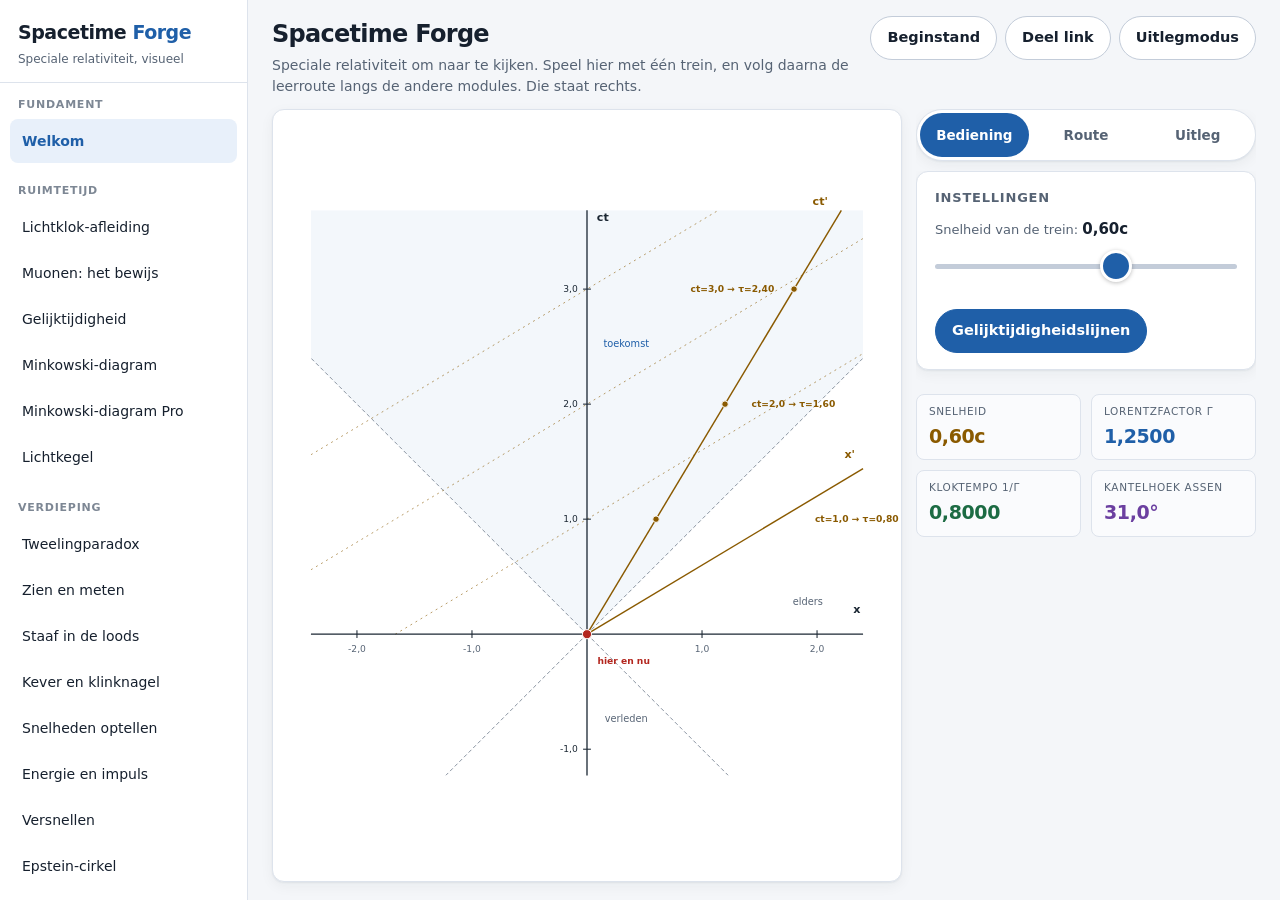
<file: index.html>
<!DOCTYPE html>
<html lang="nl">
<head>
<meta charset="utf-8" />
<meta name="viewport" content="width=device-width, initial-scale=1, viewport-fit=cover, user-scalable=no" />
<meta name="apple-mobile-web-app-capable" content="yes" />
<meta name="mobile-web-app-capable" content="yes" />
<meta name="apple-mobile-web-app-status-bar-style" content="default" />
<meta name="apple-mobile-web-app-title" content="Spacetime Forge" />
<meta name="theme-color" content="#f4f6f9" />
<link rel="apple-touch-icon" href="apple-touch-icon.png" />
<link rel="manifest" href="manifest.json" />
<link rel="stylesheet" href="css/thema.css" />
<title>Spacetime Forge</title>
</head>
<body>

<div id="app">
  <nav id="nav">
    <div class="merk">
      <h1>Spacetime <span>Forge</span></h1>
      <p>Speciale relativiteit, visueel</p>
    </div>
    <div id="nav-lijst"></div>
    <div id="versie-vak">
      <div id="versie"></div>
      <a id="zelftest-link" href="zelftest.html">Zelftest</a>
    </div>
  </nav>
  <main id="inhoud">
    <header>
      <div class="kop-tekst">
        <h2 id="titel">Laden…</h2>
        <p id="onderschrift"></p>
      </div>
      <div class="kop-knoppen">
        <button class="knop" id="begin-knop">Beginstand</button>
        <button class="knop" id="deel-knop">Deel link</button>
        <button class="knop" id="uitleg-knop">Uitlegmodus</button>
      </div>
      <div id="deel-veld" hidden>
        <label for="deel-adres">Kopieer deze link:</label>
        <input id="deel-adres" type="text" readonly />
        <button class="knop" id="deel-dicht">Klaar</button>
      </div>
    </header>
    <div id="module"></div>
  </main>
</div>

<script type="module">
import { registreer, moduleLijst } from './js/register.js';
import { maakTabbladen } from './js/tabbladen.js';
import { startUitlegmodus } from './js/uitlegmodus.js';
import { VERSIE, DATUM } from './js/versie.js';
import { leesStand, verschil, zetStand, naarHash, uitHash, haalOp, bewaar } from './js/geheugen.js';

// --- Modules aanmelden ---------------------------------------------------
// Elke module is een los bestand dat een render(doel) exporteert.
// Modules die er nog niet zijn, staan als 'komt nog' in het menu.
const GROEPEN = [
  {
    titel: 'Fundament',
    items: [
      { id: 'welkom', naam: 'Welkom', pad: './js/modules/welkom.js' },
    ],
  },
  {
    titel: 'Ruimtetijd',
    items: [
      { id: 'lichtklok',     naam: 'Lichtklok-afleiding',   pad: './js/modules/lichtklok.js' },
      { id: 'muonen', naam: 'Muonen: het bewijs', pad: './js/modules/muonen.js' },
      { id: 'gelijktijdig',  naam: 'Gelijktijdigheid',      pad: './js/modules/gelijktijdigheid.js' },
      { id: 'minkowski',     naam: 'Minkowski-diagram',     pad: './js/modules/minkowski.js' },
      { id: 'minkowski-pro', naam: 'Minkowski-diagram Pro', pad: './js/modules/minkowski-pro.js' },
      { id: 'lichtkegel',    naam: 'Lichtkegel',            pad: './js/modules/lichtkegel.js' },
    ],
  },
  {
    titel: 'Verdieping',
    items: [
      { id: 'tweeling', naam: 'Tweelingparadox', pad: './js/modules/tweeling.js' },
      { id: 'zien', naam: 'Zien en meten', pad: './js/modules/zien.js' },
      { id: 'loods',    naam: 'Staaf in de loods', pad: './js/modules/loods.js' },
      { id: 'kever',    naam: 'Kever en klinknagel', pad: './js/modules/kever.js' },
      { id: 'optellen', naam: 'Snelheden optellen', pad: './js/modules/optellen.js' },
      { id: 'energie', naam: 'Energie en impuls', pad: './js/modules/energie.js' },
      { id: 'versnellen', naam: 'Versnellen', pad: './js/modules/versnellen.js' },
      { id: 'epstein',  naam: 'Epstein-cirkel',  pad: './js/modules/epstein.js' },
    ],
  },
];

for (const groep of GROEPEN) {
  for (const item of groep.items) registreer(item);
}

// --- Navigatie opbouwen --------------------------------------------------
const navLijst = document.getElementById('nav-lijst');
const knoppen = new Map();

for (const groep of GROEPEN) {
  const g = document.createElement('div');
  g.className = 'groep';
  const t = document.createElement('div');
  t.className = 'groep-titel';
  t.textContent = groep.titel;
  g.appendChild(t);

  for (const item of groep.items) {
    const knop = document.createElement('button');
    knop.textContent = item.naam;
    knop.disabled = !item.pad;
    if (item.pad) knop.addEventListener('click', () => ga(item.id, { nieuw: true }));
    g.appendChild(knop);
    knoppen.set(item.id, knop);
  }
  navLijst.appendChild(g);
}

// --- Module laden --------------------------------------------------------
const doel = document.getElementById('module');
const titelEl = document.getElementById('titel');
const onderEl = document.getElementById('onderschrift');

// De app onthoudt waar je was: de laatste module, het gekozen tabblad en per
// module de stand van knoppen en schuiven (zie js/geheugen.js). Dezelfde stand
// staat ook in het adres, zodat een link precies dit beeld opent.
const geheugen = haalOp();

// De zijkolom is verdeeld in tabbladen. Het tabblad dat je kiest blijft staan
// als je naar een andere module gaat, voor zover die module het ook heeft.
let tabVoorkeur = geheugen.tab || 'Bediening';

// De module die nu in beeld staat: haar id, haar verhaal voor de uitlegmodus,
// haar naam, en de stand waarin ze geladen werd (om het verschil mee te meten).
let huidige = null;
let sluitUitleg = null;
let beurt = 0;

const bestaat = (id) => moduleLijst().some((m) => m.id === id && m.pad);

/** Zet het adres, zonder dat de pagina daarop reageert. */
function zetAdres(hash, nieuw) {
  if (location.hash === '#' + hash) return;
  try {
    history[nieuw ? 'pushState' : 'replaceState'](null, '', '#' + hash);
  } catch (fout) {
    // Een browser mag dit weigeren als het te vaak gebeurt; de stand staat dan
    // nog wel in het geheugen, en het adres volgt bij de volgende wijziging.
  }
}

/** Legt de stand van dit moment vast, in de opslag en in het adres. */
function onthoud(metAdres = true) {
  if (!huidige) return;
  const stand = verschil(huidige.begin, leesStand(doel));
  if (Object.keys(stand).length) geheugen.standen[huidige.id] = stand;
  else delete geheugen.standen[huidige.id];
  geheugen.module = huidige.id;
  geheugen.tab = tabVoorkeur;
  bewaar(geheugen);
  if (metAdres) zetAdres(naarHash(huidige.id, stand), false);
}

// Niet bij elke beweging van een schuif schrijven, maar kort erna
let wacht = null;
function onthoudStraks() {
  clearTimeout(wacht);
  wacht = setTimeout(onthoud, 400);
}
for (const soort of ['input', 'click', 'touchend', 'mouseup']) {
  doel.addEventListener(soort, onthoudStraks);
}
// En in elk geval als de app naar de achtergrond gaat of gesloten wordt
window.addEventListener('pagehide', () => onthoud());
document.addEventListener('visibilitychange', () => {
  if (document.visibilityState === 'hidden') onthoud();
});

/**
 * Laadt een module.
 *   stand    de stand die erop moet ({} is de beginstand); zonder: wat er de
 *            vorige keer bewaard is
 *   nieuw    true = een nieuwe stap in de geschiedenis (keuze in het menu)
 *   vers     true = de module die weggaat niet meer vastleggen (Beginstand)
 *   uitAdres true = het adres is al veranderd; dat van de vorige module
 *            mag dan niet meer overschreven worden
 */
async function ga(id, { stand = null, nieuw = false, vers = false, uitAdres = false } = {}) {
  const item = moduleLijst().find((m) => m.id === id);
  if (!item || !item.pad) return;
  const mijnBeurt = ++beurt;

  clearTimeout(wacht);
  if (!vers) onthoud(!uitAdres);

  for (const [k, knop] of knoppen) knop.classList.toggle('actief', k === id);

  // Staat de uitlegmodus nog aan (terugknop van de browser), dan eerst netjes
  // sluiten: anders blijft het menu verborgen.
  if (sluitUitleg) sluitUitleg();
  deelVeld.hidden = true;
  doel.innerHTML = '';
  huidige = null;
  titelEl.textContent = item.naam;
  onderEl.textContent = '';

  try {
    const mod = await import(item.pad);
    // Intussen kan er al een andere module gekozen zijn
    if (mijnBeurt !== beurt) return;
    if (mod.titel) titelEl.textContent = mod.titel;
    if (mod.onderschrift) onderEl.textContent = mod.onderschrift;
    mod.render(doel);
    maakTabbladen(doel, tabVoorkeur, (naam) => { tabVoorkeur = naam; });
    const begin = leesStand(doel);
    const terug = stand || geheugen.standen[id];
    if (terug && Object.keys(terug).length) zetStand(doel, terug);
    huidige = { id, verhaal: mod.verhaal, naam: item.naam, begin };
    // Wat er werkelijk staat is leidend: een link kan iets vragen wat niet
    // (meer) bestaat, en dat hoort dan ook niet in het adres te blijven.
    const nu = verschil(begin, leesStand(doel));
    zetAdres(naarHash(id, nu), nieuw);
    onthoud(false);
  } catch (fout) {
    doel.innerHTML =
      '<div class="paneel fout" style="border-color:#e0b4b0;background:#fdf2f1">' +
      '<h3 style="color:#b3261e">Module kon niet laden</h3>' +
      '<div style="font-family:ui-monospace,monospace;font-size:13px;white-space:pre-wrap">' +
      String(fout && fout.message ? fout.message : fout) + '</div></div>';
    console.error(fout);
  }
}

// Een module kan vragen om een andere module te openen (de leerroute in Welkom)
doel.addEventListener('ga-naar', (e) => {
  const id = e.detail && e.detail.id;
  if (bestaat(id)) ga(id, { nieuw: true });
});

// Het adres verandert van buitenaf: terug of vooruit in de browser, of een
// link die in dit tabblad geplakt wordt. Onze eigen wijzigingen komen hier
// niet langs.
window.addEventListener('hashchange', () => {
  const wens = uitHash(location.hash);
  if (!bestaat(wens.id)) return;
  ga(wens.id, { stand: wens.stand || {}, uitAdres: true });
});

// --- Uitlegmodus -----------------------------------------------------------
// Aan het eind van een verhaal gaat de uitlegmodus door naar de volgende
// module in het menu, en aan het begin terug naar de vorige (daar bij de
// laatste stap). Zo is de hele app één doorlopend verhaal.
function openUitleg(bijEind) {
  if (!huidige || sluitUitleg || !doel.querySelector('.diagram-vak')) return;
  const rij = moduleLijst().filter((m) => m.pad);
  const plek = rij.findIndex((m) => m.id === huidige.id);
  sluitUitleg = startUitlegmodus(doel, huidige.verhaal, huidige.naam,
    () => { sluitUitleg = null; },
    {
      heeftVorige: plek > 0,
      heeftVolgende: plek >= 0 && plek < rij.length - 1,
      beginBijEind: bijEind,
      opWissel: async (richting) => {
        const naar = rij[plek + richting];
        if (!naar) return;
        await ga(naar.id, { nieuw: true });
        openUitleg(richting < 0);
      },
    });
}
document.getElementById('uitleg-knop').addEventListener('click', () => openUitleg(false));

// --- Beginstand en delen ---------------------------------------------------
document.getElementById('begin-knop').addEventListener('click', () => {
  if (!huidige) return;
  delete geheugen.standen[huidige.id];
  bewaar(geheugen);
  ga(huidige.id, { stand: {}, vers: true });
});

const deelKnop = document.getElementById('deel-knop');
const deelVeld = document.getElementById('deel-veld');
const deelAdres = document.getElementById('deel-adres');
let deelKlok = null;
function meldOpKnop(tekst) {
  deelKnop.textContent = tekst;
  clearTimeout(deelKlok);
  deelKlok = setTimeout(() => { deelKnop.textContent = 'Deel link'; }, 1800);
}
deelKnop.addEventListener('click', async () => {
  if (!huidige) return;
  clearTimeout(wacht);
  onthoud();
  const adres = location.href;
  // Eerst het deelvenster van het apparaat, dan het klembord, en als ook dat
  // niet mag de link zelf laten zien om over te nemen.
  if (navigator.share) {
    try {
      await navigator.share({ title: 'Spacetime Forge: ' + huidige.naam, url: adres });
      return;
    } catch (fout) {
      if (fout && fout.name === 'AbortError') return;   // zelf weggetikt
    }
  }
  try {
    await navigator.clipboard.writeText(adres);
    meldOpKnop('Gekopieerd');
    return;
  } catch (fout) { /* dan met de hand */ }
  deelAdres.value = adres;
  deelVeld.hidden = false;
  deelAdres.focus();
  deelAdres.select();
});
document.getElementById('deel-dicht').addEventListener('click', () => { deelVeld.hidden = true; });

// Start: een module in het adres gaat voor, en dan telt precies wat daar
// staat. Zonder adres: de module van de vorige keer, in haar laatste stand.
const begin = uitHash(location.hash);
if (bestaat(begin.id)) ga(begin.id, { stand: begin.stand || {} });
else ga(bestaat(geheugen.module) ? geheugen.module : 'welkom');

// --- Versie ----------------------------------------------------------------
// Linksonder staat welke versie er draait. Daarnaast kijkt de app of er op het
// net al een nieuwere staat: sw.js draagt hetzelfde nummer in de naam van zijn
// cache en wordt hier vers opgehaald. Zonder net gebeurt er niets.
const versieEl = document.getElementById('versie');
versieEl.textContent = 'versie ' + VERSIE + ' · ' + DATUM;

let laatstGekeken = 0;
async function kijkNaarNieuwereVersie() {
  if (Date.now() - laatstGekeken < 60000) return;
  laatstGekeken = Date.now();
  try {
    const antwoord = await fetch('sw.js', { cache: 'no-store' });
    if (!antwoord.ok) return;
    const gevonden = /spacetime-forge-v(\d+)/.exec(await antwoord.text());
    if (!gevonden || Number(gevonden[1]) <= VERSIE) return;
    if (versieEl.querySelector('button')) return;
    const knop = document.createElement('button');
    knop.textContent = 'Versie ' + Number(gevonden[1]) + ' staat klaar — tik om te herladen';
    knop.addEventListener('click', () => {
      onthoud();
      location.reload();
    });
    versieEl.textContent = 'nu: versie ' + VERSIE;
    versieEl.appendChild(knop);
  } catch (fout) {
    // Geen verbinding: dan valt er niets te melden
  }
}
kijkNaarNieuwereVersie();
// Ook als de app na een tijd weer naar voren komt: juist dan kan er intussen
// iets nieuws staan terwijl de oude code nog in het geheugen zit.
document.addEventListener('visibilitychange', () => {
  if (document.visibilityState === 'visible') kijkNaarNieuwereVersie();
});

// --- Service worker (offline) -------------------------------------------
if ('serviceWorker' in navigator) {
  window.addEventListener('load', () => {
    navigator.serviceWorker.register('sw.js').catch((e) => {
      console.warn('Service worker niet geregistreerd:', e);
    });
  });
}
</script>
</body>
</html>
</file>
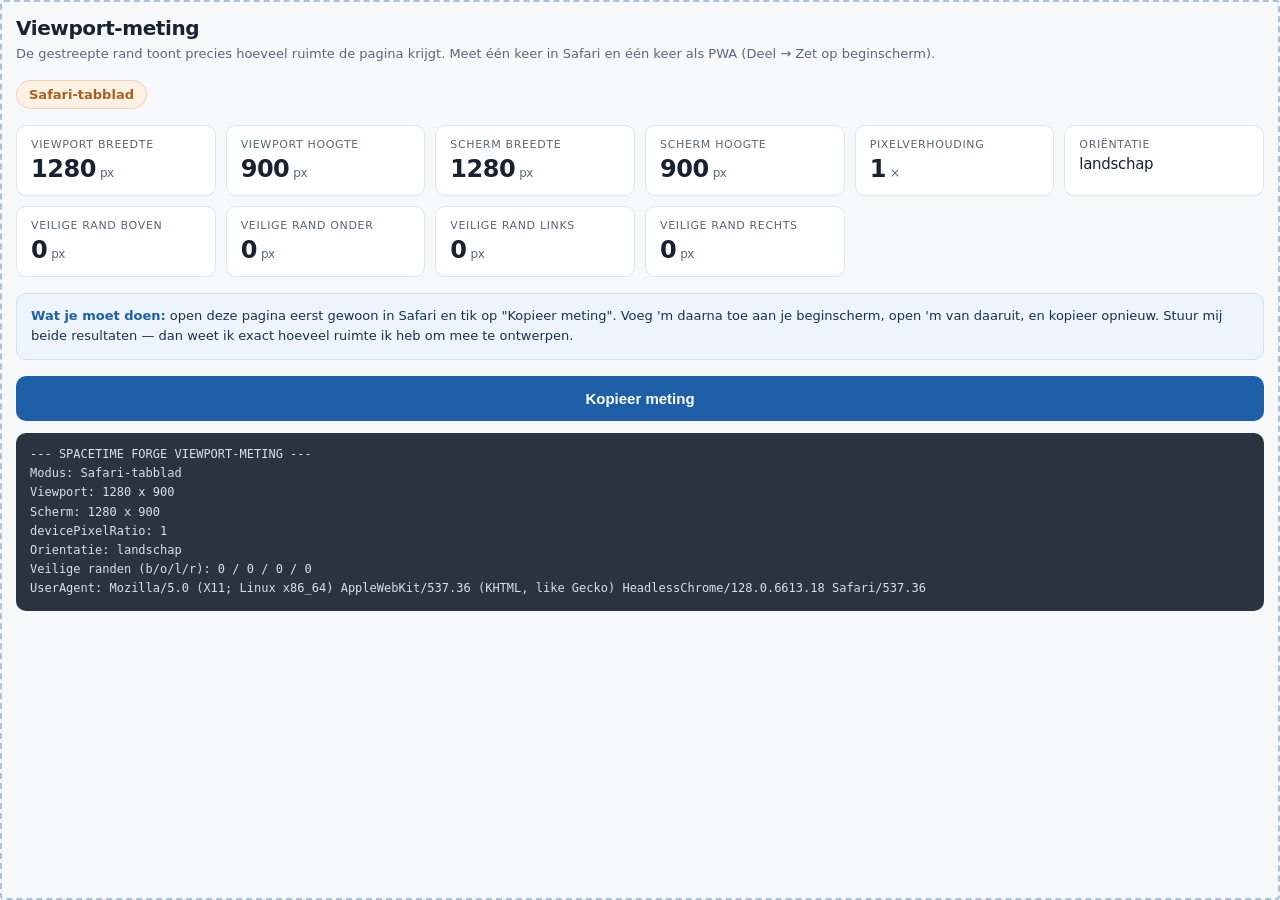
<file: meet.html>
<!DOCTYPE html>
<html lang="nl">
<head>
<meta charset="utf-8" />
<meta name="viewport" content="width=device-width, initial-scale=1, viewport-fit=cover" />
<meta name="apple-mobile-web-app-capable" content="yes" />
<meta name="mobile-web-app-capable" content="yes" />
<meta name="apple-mobile-web-app-status-bar-style" content="default" />
<meta name="apple-mobile-web-app-title" content="Meting" />
<title>Viewport-meting</title>
<style>
  :root {
    --bg: #f7f8fa;
    --kaart: #ffffff;
    --rand: #e2e6ec;
    --tekst: #1a2230;
    --zacht: #5a6779;
    --accent: #1f5fa8;
    --goed: #1c7a4a;
    --let-op: #a8601f;
  }
  * { box-sizing: border-box; }
  html, body {
    margin: 0; padding: 0;
    background: var(--bg); color: var(--tekst);
    font-family: -apple-system, system-ui, sans-serif;
    min-height: 100vh;
  }
  body {
    padding: max(16px, env(safe-area-inset-top))
             max(16px, env(safe-area-inset-right))
             max(16px, env(safe-area-inset-bottom))
             max(16px, env(safe-area-inset-left));
  }
  h1 { font-size: 20px; margin: 0 0 4px; letter-spacing: -0.02em; }
  .sub { color: var(--zacht); font-size: 13px; margin-bottom: 16px; line-height: 1.5; }

  .modus {
    display: inline-block; padding: 6px 12px; border-radius: 999px;
    font-size: 13px; font-weight: 600; margin-bottom: 16px;
  }
  .modus.pwa { background: #e3f4ea; color: var(--goed); border: 1px solid #b5ddc6; }
  .modus.safari { background: #fdf1e3; color: var(--let-op); border: 1px solid #edd3b0; }

  .raster {
    display: grid; grid-template-columns: repeat(auto-fit, minmax(190px, 1fr));
    gap: 10px; margin-bottom: 16px;
  }
  .kaart {
    background: var(--kaart); border: 1px solid var(--rand);
    border-radius: 10px; padding: 12px 14px;
  }
  .label {
    font-size: 11px; text-transform: uppercase; letter-spacing: 0.06em;
    color: var(--zacht); margin-bottom: 4px;
  }
  .waarde {
    font-size: 24px; font-weight: 600; letter-spacing: -0.02em;
    font-variant-numeric: tabular-nums;
  }
  .waarde.klein { font-size: 15px; font-weight: 500; }
  .eenheid { font-size: 12px; color: var(--zacht); margin-left: 4px; font-weight: 400; }

  .uitleg {
    background: #eef4fb; border: 1px solid #cfe0f2; border-radius: 10px;
    padding: 12px 14px; font-size: 13px; line-height: 1.6; color: #16324f;
    margin-bottom: 16px;
  }
  .uitleg b { color: var(--accent); }

  #kopieer {
    width: 100%; padding: 14px; font-size: 15px; font-weight: 600;
    background: var(--accent); color: #fff; border: none; border-radius: 10px;
    cursor: pointer; -webkit-tap-highlight-color: transparent;
  }
  #kopieer:active { background: #17497f; }
  #samenvatting {
    margin-top: 12px; background: #2b3240; color: #d8e0ea;
    border-radius: 10px; padding: 12px 14px;
    font-family: ui-monospace, Menlo, monospace; font-size: 12px;
    line-height: 1.6; white-space: pre-wrap; word-break: break-all;
  }
  .vlag {
    position: fixed; left: 0; top: 0; width: 100%; height: 100%;
    border: 2px dashed rgba(31,95,168,0.35); pointer-events: none;
    border-radius: 4px;
  }
</style>
</head>
<body>
<div class="vlag"></div>

<h1>Viewport-meting</h1>
<div class="sub">
  De gestreepte rand toont precies hoeveel ruimte de pagina krijgt.
  Meet één keer in Safari en één keer als PWA (Deel → Zet op beginscherm).
</div>

<div id="modus" class="modus safari">…</div>

<div class="raster" id="raster"></div>

<div class="uitleg">
  <b>Wat je moet doen:</b> open deze pagina eerst gewoon in Safari en tik op
  "Kopieer meting". Voeg 'm daarna toe aan je beginscherm, open 'm van
  daaruit, en kopieer opnieuw. Stuur mij beide resultaten — dan weet ik
  exact hoeveel ruimte ik heb om mee te ontwerpen.
</div>

<button id="kopieer">Kopieer meting</button>
<div id="samenvatting"></div>

<script>
function isPWA() {
  return window.navigator.standalone === true ||
         window.matchMedia('(display-mode: standalone)').matches;
}

function veiligeRand(kant) {
  const test = document.createElement('div');
  test.style.cssText = 'position:fixed;visibility:hidden;padding-' + kant +
                       ':env(safe-area-inset-' + kant + ')';
  document.body.appendChild(test);
  const px = parseFloat(getComputedStyle(test)['padding' +
             kant.charAt(0).toUpperCase() + kant.slice(1)]) || 0;
  test.remove();
  return Math.round(px);
}

function meet() {
  const pwa = isPWA();
  const modusEl = document.getElementById('modus');
  modusEl.textContent = pwa ? '✓ PWA-modus (schermvullend)' : 'Safari-tabblad';
  modusEl.className = 'modus ' + (pwa ? 'pwa' : 'safari');

  const gegevens = [
    ['Viewport breedte', window.innerWidth, 'px'],
    ['Viewport hoogte', window.innerHeight, 'px'],
    ['Scherm breedte', window.screen.width, 'px'],
    ['Scherm hoogte', window.screen.height, 'px'],
    ['Pixelverhouding', window.devicePixelRatio, '×'],
    ['Oriëntatie', window.innerWidth > window.innerHeight ? 'landschap' : 'portret', ''],
    ['Veilige rand boven', veiligeRand('top'), 'px'],
    ['Veilige rand onder', veiligeRand('bottom'), 'px'],
    ['Veilige rand links', veiligeRand('left'), 'px'],
    ['Veilige rand rechts', veiligeRand('right'), 'px'],
  ];

  const raster = document.getElementById('raster');
  raster.innerHTML = '';
  for (const [label, waarde, eenheid] of gegevens) {
    const kaart = document.createElement('div');
    kaart.className = 'kaart';
    const isTekst = typeof waarde === 'string';
    kaart.innerHTML =
      '<div class="label">' + label + '</div>' +
      '<div class="waarde' + (isTekst ? ' klein' : '') + '">' + waarde +
      (eenheid ? '<span class="eenheid">' + eenheid + '</span>' : '') + '</div>';
    raster.appendChild(kaart);
  }

  const regels = [
    '--- SPACETIME FORGE VIEWPORT-METING ---',
    'Modus: ' + (pwa ? 'PWA (beginscherm)' : 'Safari-tabblad'),
    'Viewport: ' + window.innerWidth + ' x ' + window.innerHeight,
    'Scherm: ' + window.screen.width + ' x ' + window.screen.height,
    'devicePixelRatio: ' + window.devicePixelRatio,
    'Orientatie: ' + (window.innerWidth > window.innerHeight ? 'landschap' : 'portret'),
    'Veilige randen (b/o/l/r): ' + veiligeRand('top') + ' / ' + veiligeRand('bottom') +
      ' / ' + veiligeRand('left') + ' / ' + veiligeRand('right'),
    'UserAgent: ' + navigator.userAgent,
  ];
  document.getElementById('samenvatting').textContent = regels.join('\n');
}

meet();
window.addEventListener('resize', meet);
window.addEventListener('orientationchange', () => setTimeout(meet, 250));

document.getElementById('kopieer').addEventListener('click', async function() {
  const tekst = document.getElementById('samenvatting').textContent;
  const knop = this;
  try {
    await navigator.clipboard.writeText(tekst);
    knop.textContent = '✓ Gekopieerd';
  } catch (e) {
    // Fallback als de clipboard-API geblokkeerd is
    const ta = document.createElement('textarea');
    ta.value = tekst;
    document.body.appendChild(ta);
    ta.select();
    try { document.execCommand('copy'); knop.textContent = '✓ Gekopieerd'; }
    catch (e2) { knop.textContent = 'Kopiëren mislukt — selecteer de tekst hieronder'; }
    ta.remove();
  }
  setTimeout(() => { knop.textContent = 'Kopieer meting'; }, 2000);
});
</script>
</body>
</html>
</file>
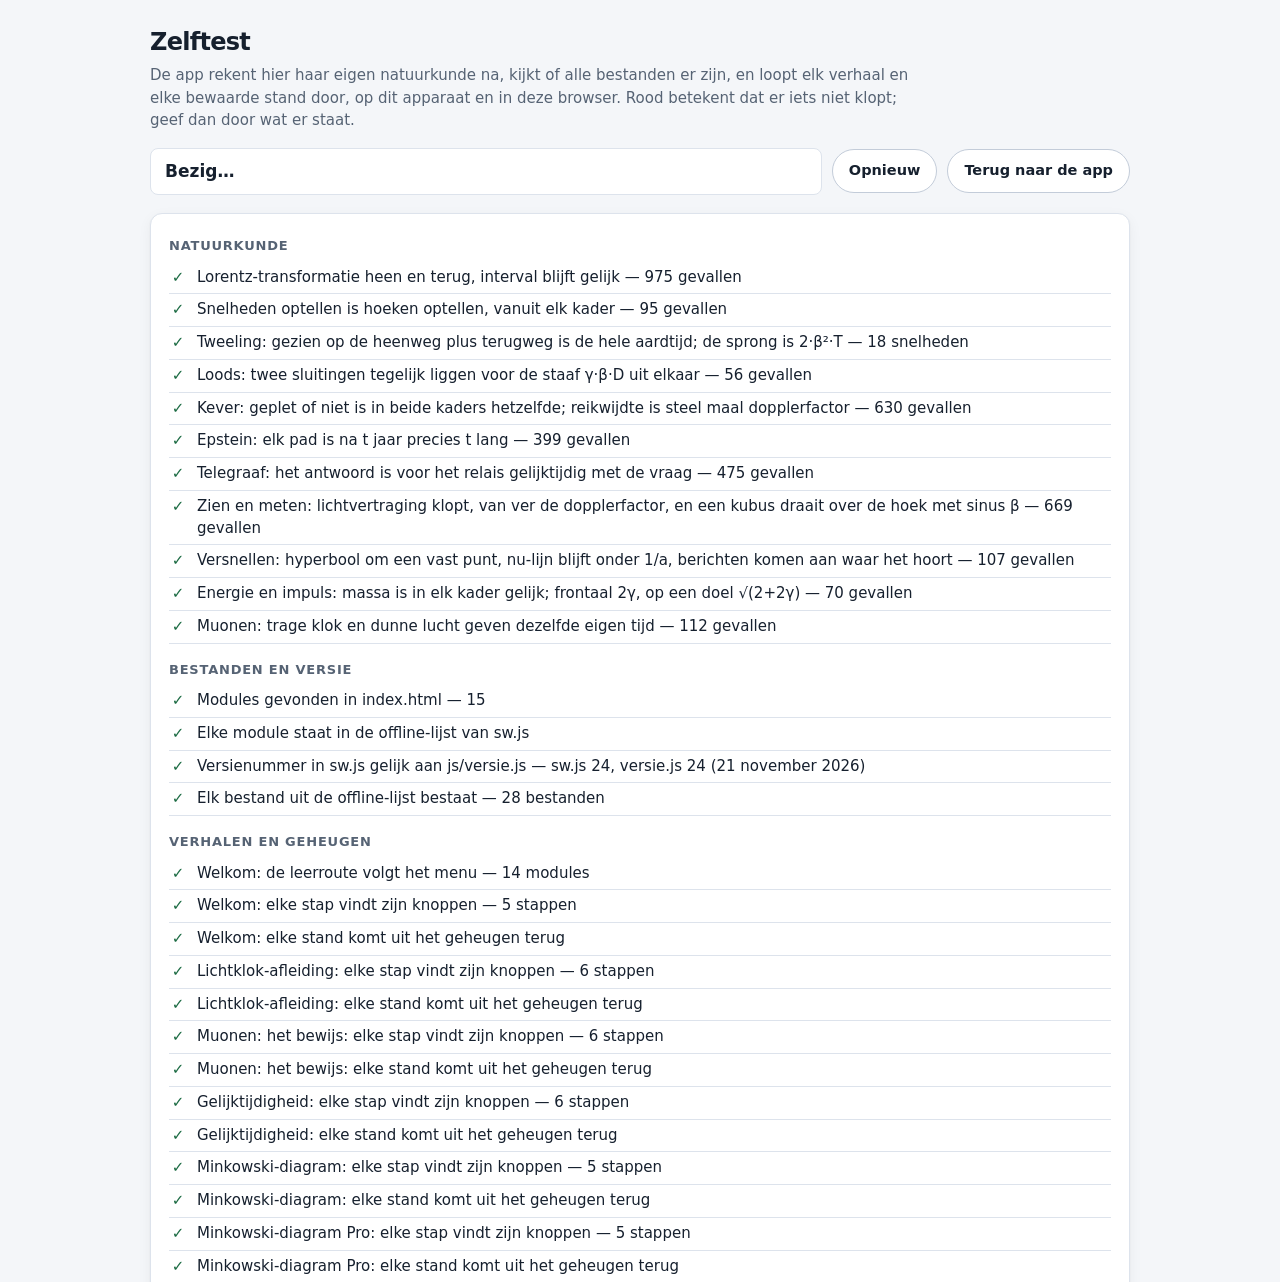
<file: zelftest.html>
<!DOCTYPE html>
<html lang="nl">
<head>
<meta charset="utf-8" />
<meta name="viewport" content="width=device-width, initial-scale=1, viewport-fit=cover" />
<meta name="theme-color" content="#f4f6f9" />
<link rel="stylesheet" href="css/thema.css" />
<title>Zelftest — Spacetime Forge</title>
<style>
  /* Deze pagina mag schuiven: het is een lijst, geen werkblad */
  html, body { height: auto; overflow: auto; }
  body { padding: 24px 28px 48px; }
  main { max-width: 980px; margin: 0 auto; }
  h2 { margin: 0 0 4px; font-size: 24px; font-weight: 650; letter-spacing: -0.03em; }
  .inleiding { margin: 0 0 16px; color: var(--tekst-zacht); font-size: 15px; max-width: 80ch; }
  .balk { display: flex; gap: 10px; align-items: center; margin-bottom: 18px; flex-wrap: wrap; }
  #samenvatting { font-size: 17px; font-weight: 650; padding: 10px 14px; border-radius: var(--radius-klein);
                  background: var(--kaart); border: 1px solid var(--rand); flex: 1; min-width: 280px; }
  #samenvatting.goed { color: var(--eigentijd); }
  #samenvatting.fout { color: var(--gebeurtenis); }
  #uitslag { background: var(--kaart); border: 1px solid var(--rand); border-radius: var(--radius);
             box-shadow: var(--schaduw); padding: 6px 18px 16px; }
  #uitslag h3 { margin: 16px 0 6px; font-size: 13px; font-weight: 650; text-transform: uppercase;
                letter-spacing: 0.06em; color: var(--tekst-zacht); }
  .regel { display: flex; gap: 10px; padding: 5px 0; font-size: 15px; line-height: 1.45;
           border-bottom: 1px solid var(--rand); overflow-wrap: anywhere; }
  .regel:last-child { border-bottom: none; }
  .regel .merk { flex: none; width: 18px; font-weight: 700; text-align: center; }
  .regel.goed .merk { color: var(--eigentijd); }
  .regel.fout { color: var(--gebeurtenis); font-weight: 600; }
  .regel.weet .merk { color: var(--tekst-zacht); }
  /* De modules worden buiten beeld getekend, op de maat van het werkblad */
  #werkbank { position: absolute; left: -12000px; top: 0; width: 1500px; height: 900px; overflow: hidden; }
  a.knop { text-decoration: none; display: inline-flex; align-items: center; }
</style>
</head>
<body>
<main>
  <h2>Zelftest</h2>
  <p class="inleiding">De app rekent hier haar eigen natuurkunde na, kijkt of alle bestanden er zijn,
  en loopt elk verhaal en elke bewaarde stand door, op dit apparaat en in deze browser. Rood betekent
  dat er iets niet klopt; geef dan door wat er staat.</p>
  <div class="balk">
    <div id="samenvatting">Bezig…</div>
    <button class="knop" id="opnieuw">Opnieuw</button>
    <a class="knop" href="index.html">Terug naar de app</a>
  </div>
  <div id="uitslag"></div>
</main>
<div id="werkbank"></div>
<script type="module" src="js/zelftest.js"></script>
</body>
</html>
</file>
<file: css/thema.css>
/* thema.css — één lichte huisstijl voor de hele app.
   Ontworpen voor iPad Pro 12.9" in landschap, PWA-modus: 1590 x 1160 CSS-px.
   Alle maten in rem/px binnen dat kader; diagrammen schalen mee via viewBox. */

:root {
  /* --- Basis --- */
  --bg:          #f4f6f9;   /* paginaachtergrond */
  --kaart:       #ffffff;   /* panelen en diagramvlak */
  --kaart-2:     #fafbfd;   /* subtiel afwijkend paneel */
  --rand:        #dde3ec;
  --rand-sterk:  #c3ccd9;
  --tekst:       #16202e;   /* 13.4:1 op --bg */
  --tekst-zacht: #566374;   /* 5.4:1 op --bg  */
  --tekst-licht: #7d8794;   /* alleen voor grote tekst */

  /* --- Semantische rollen (contrast >= 4.5:1 op --kaart) --- */
  --perron:      #1b2733;   /* ruststelsel: assen, tikken */
  --trein:       #8a5a00;   /* bewegend kader: assen, tikken */
  --trein-vlak:  #f5edda;   /* vulling in trein-kleur */
  --licht:       #8892a0;   /* lichtkegel, hulplijnen */
  --gebeurtenis: #b3261e;   /* events, nu-lijn ruststelsel */
  --eigentijd:   #1c6b43;   /* eigen tijd, tau */
  --accent:      #6b3fa0;   /* bijzondere markeringen */
  --accent-zacht:#f0e9f8;
  --blauw:       #1f5fa8;   /* interactie, knoppen */
  --blauw-zacht: #e8f0fa;

  /* --- Maten --- */
  --nav-breedte: 248px;
  --zijkolom:    340px;     /* bedieningskolom rechts van het diagram */
  --vak-gat:     14px;      /* ruimte tussen diagram en zijkolom */
  /* Kleinste maat van alles wat je met een vinger moet raken. Apple houdt
     44 punten aan; kleiner en je tikt ernaast. */
  --raak:        44px;
  --radius:      12px;
  --radius-klein: 8px;
  --schaduw:     0 1px 2px rgba(22,32,46,.06), 0 4px 14px rgba(22,32,46,.05);
}

* { box-sizing: border-box; -webkit-tap-highlight-color: transparent; }

html, body {
  margin: 0; padding: 0;
  height: 100%; overflow: hidden;           /* de app scrollt niet zelf */
  background: var(--bg); color: var(--tekst);
  font-family: -apple-system, system-ui, 'Segoe UI', sans-serif;
  font-size: 16px; line-height: 1.5;
  -webkit-font-smoothing: antialiased;
  overscroll-behavior: none;                /* geen rubber-band op iOS */
}

/* ============ Schil ============ */
#app {
  display: flex;
  height: 100vh; height: 100dvh;
  padding: env(safe-area-inset-top) env(safe-area-inset-right)
           env(safe-area-inset-bottom) env(safe-area-inset-left);
}

/* ---- Navigatie links ---- */
#nav {
  width: var(--nav-breedte); flex-shrink: 0;
  background: var(--kaart); border-right: 1px solid var(--rand);
  display: flex; flex-direction: column;
  overflow-y: auto; -webkit-overflow-scrolling: touch;
}
#nav .merk {
  padding: 18px 18px 14px; border-bottom: 1px solid var(--rand);
}
#nav .merk h1 {
  margin: 0; font-size: 19px; font-weight: 650; letter-spacing: -0.025em;
}
#nav .merk h1 span { color: var(--blauw); }
#nav .merk p {
  margin: 3px 0 0; font-size: 12px; color: var(--tekst-zacht);
}
/* Onderaan het menu: welke versie er draait, en zo nodig de knop om de
   nieuwere te laden. */
#versie-vak { margin-top: auto; }
#versie {
  padding: 12px 18px 0;
  font-size: 12px; color: var(--tekst-zacht);
}
/* De zelftest: de app rekent zichzelf na, op dit apparaat */
#zelftest-link {
  display: flex; align-items: center; min-height: var(--raak);
  padding: 0 18px; font-size: 13px; color: var(--blauw); text-decoration: none;
}
#nav #versie button {
  margin: 8px 0 0 -8px; width: calc(100% + 16px);
  padding: 9px 10px; font-size: 13px; font-weight: 600; line-height: 1.35;
  background: var(--blauw-zacht); color: var(--blauw);
}
#nav .groep { padding: 14px 10px 4px; }
#nav .groep-titel {
  font-size: 11px; font-weight: 650; text-transform: uppercase;
  letter-spacing: 0.07em; color: var(--tekst-licht);
  padding: 0 8px 6px;
}
#nav button {
  display: block; width: 100%; text-align: left;
  min-height: var(--raak);
  padding: 9px 12px; margin-bottom: 2px;
  background: none; border: none; border-radius: var(--radius-klein);
  font: inherit; font-size: 14px; color: var(--tekst);
  cursor: pointer; transition: background .12s;
}
#nav button:hover { background: var(--bg); }
#nav button.actief {
  background: var(--blauw-zacht); color: var(--blauw); font-weight: 600;
}
#nav button:disabled { color: var(--tekst-licht); cursor: default; }
#nav button:disabled::after {
  content: ' — volgt'; font-size: 11px; color: var(--tekst-licht);
}

/* ---- Inhoudsgebied ----
   Alles moet tegelijk in beeld passen, dus hier wordt niet gescrold.
   De kop staat vast bovenaan; #module krijgt de rest van de hoogte. */
#inhoud {
  flex: 1; min-width: 0; min-height: 0;
  display: flex; flex-direction: column;
  overflow: hidden;
  padding: 16px 24px 18px;
}
#inhoud > header { margin-bottom: 12px; flex-shrink: 0; }
#inhoud > header h2 {
  margin: 0; font-size: 24px; font-weight: 650; letter-spacing: -0.03em;
}
#inhoud > header p {
  margin: 3px 0 0; color: var(--tekst-zacht); font-size: 14px;
  max-width: 96ch;
}

/* ---- Werkblad: diagram links, bediening rechts ----
   Elke module levert dezelfde drie soorten kinderen aan: een .uitleg, een
   .diagram-vak en een .zijkolom. De indeling zit hier, zodat geen module hem
   zelf hoeft te regelen.

   Het diagram krijgt de volle hoogte van het werkblad. De uitleg stond eerst
   over de hele breedte erboven en kostte het diagram 100 tot 220 px hoogte;
   bij de langste tekst kromp de kleinste letter in de tekening tot onder de
   10 px. Nu staat hij boven de zijkolom: het diagram verandert niet meer van
   maat als je hem open- of dichtklapt, en je leest hem naast de tekening. */
#module {
  flex: 1; min-height: 0;
  display: grid;
  grid-template-columns: minmax(0, 1fr) var(--zijkolom);
  grid-template-rows: auto minmax(0, 1fr);
  gap: var(--vak-gat);
}
#module > .diagram-vak { grid-column: 1; grid-row: 1 / -1; margin: 0; min-height: 0; }
/* Open mag de uitleg hooguit de halve kolom vullen en schuift dan zelf, zodat
   de bediening eronder altijd bereikbaar blijft. */
#module > .uitleg      { grid-column: 2; grid-row: 1; margin: 0;
                         max-height: 46vh; max-height: 46dvh; overflow-y: auto;
                         -webkit-overflow-scrolling: touch; }
#module > .zijkolom    { grid-column: 2; grid-row: 2; min-height: 0; }
/* Een foutmelding vult het hele werkblad */
#module > .fout        { grid-column: 1 / -1; grid-row: 1 / -1; align-self: start; }

.zijkolom {
  display: flex; flex-direction: column; gap: 10px;
  /* Past alles bij de doelmaat, maar liever een kolom die zelf schuift
     dan tekst die onzichtbaar wegvalt. */
  overflow-y: auto; -webkit-overflow-scrolling: touch;
}
/* De kolom regelt de tussenruimte zelf met gap */
.zijkolom > * { margin: 0; flex-shrink: 0; }

/* ---- Tabbladen in de zijkolom (js/tabbladen.js) ----
   De balk staat vast bovenaan; alleen het gekozen vlak eronder schuift, en
   dat alleen als het echt niet past. De kolom loopt dan over de volle hoogte,
   want de uitleg is zelf een tabblad geworden. */
#module > .zijkolom.met-tabs { grid-row: 1 / -1; overflow: hidden; }
.tabbalk {
  display: flex; gap: 3px; padding: 3px;
  background: var(--kaart); border: 1px solid var(--rand);
  border-radius: 999px; box-shadow: var(--schaduw);
}
.tabbalk button {
  flex: 1 1 0; min-width: 0; min-height: var(--raak); padding: 0 4px;
  font: inherit; font-size: 13.5px; font-weight: 600; color: var(--tekst-zacht);
  background: none; border: none; border-radius: 999px; cursor: pointer;
}
.tabbalk button.aan { background: var(--blauw); color: #fff; }
.tabbalk button:active { transform: scale(0.96); }
.zijkolom > .tabvlak {
  flex: 1 1 0; min-height: 0;
  display: flex; flex-direction: column; gap: 10px;
  overflow-y: auto; -webkit-overflow-scrolling: touch;
}
.zijkolom > .tabvlak[hidden] { display: none; }
.tabvlak > * { margin: 0; flex-shrink: 0; }
/* Op zijn eigen tabblad is de uitleg gewoon tekst: altijd open, niet in te
   klappen, en zo lang als hij is. */
.tabvlak > .uitleg { max-height: none; overflow: visible; padding-bottom: 14px; }
.tabvlak > .uitleg > summary { pointer-events: none; }
.tabvlak > .uitleg[open] > summary::after { content: none; }


/* ============ Bouwstenen ============ */
.paneel {
  background: var(--kaart); border: 1px solid var(--rand);
  border-radius: var(--radius); box-shadow: var(--schaduw);
  padding: 16px 18px; margin-bottom: 14px;
}
.paneel > h3 {
  margin: 0 0 10px; font-size: 13px; font-weight: 650;
  text-transform: uppercase; letter-spacing: 0.06em;
  color: var(--tekst-zacht);
}

.diagram-vak {
  background: var(--kaart); border: 1px solid var(--rand);
  border-radius: var(--radius); box-shadow: var(--schaduw);
  overflow: hidden; margin-bottom: 14px; position: relative;
}
/* Vult het vak volledig; de viewBox houdt de verhoudingen vast en
   preserveAspectRatio centreert wat er overblijft. */
.diagram-vak svg {
  display: block; width: 100%; height: 100%; touch-action: none;
}
/* Een aanraking hoort bij het element waar hij begon, ook als dat element
   daarna uit de tekening verdwijnt. Elke module bouwt zijn tekening bij elke
   beweging opnieuw op, dus zou het aangeraakte lijntje meteen weg zijn en
   komen de volgende bewegingen nergens meer aan: het slepen stopt na de
   eerste pixel. Daarom vangt alleen de tekening zelf aanrakingen op, nooit
   haar onderdelen — die blijft wel bestaan. */
.diagram-vak svg * { pointer-events: none; }

.regelaars {
  display: flex; gap: 14px; flex-wrap: wrap; align-items: flex-end;
}
.regelaar { flex: 1 1 260px; min-width: 200px; }
.regelaar label {
  display: block; font-size: 13px; color: var(--tekst-zacht);
  margin-bottom: 4px;
}
.regelaar label b {
  color: var(--tekst); font-variant-numeric: tabular-nums;
  font-size: 15px; font-weight: 600;
}
input[type=range] {
  width: 100%; height: var(--raak); margin: 0;
  -webkit-appearance: none; background: none;
}
input[type=range]::-webkit-slider-runnable-track {
  height: 5px; border-radius: 3px; background: var(--rand-sterk);
}
input[type=range]::-webkit-slider-thumb {
  -webkit-appearance: none; width: 32px; height: 32px; margin-top: -13.5px;
  border-radius: 50%; background: var(--blauw);
  border: 3px solid var(--kaart); box-shadow: 0 1px 4px rgba(0,0,0,.25);
}

.knoppen { display: flex; gap: 8px; flex-wrap: wrap; }
.knop {
  min-height: var(--raak); min-width: var(--raak);
  padding: 0 16px; font: inherit; font-size: 14.5px; font-weight: 550;
  background: var(--kaart); color: var(--tekst);
  border: 1px solid var(--rand-sterk); border-radius: 999px;
  cursor: pointer; transition: all .12s;
}
.knop:hover { border-color: var(--blauw); color: var(--blauw); }
.knop.aan {
  background: var(--blauw); color: #fff; border-color: var(--blauw);
}
/* Zichtbaar indrukken: op een aanraakscherm is er geen muisaanwijzer die
   laat zien dat je raak hebt getikt. */
.knop:active { transform: scale(0.96); }
.knop:disabled {
  opacity: .45; cursor: default;
}
.knop:disabled:hover { border-color: var(--rand-sterk); color: var(--tekst); }

.waarden { display: flex; gap: 10px; flex-wrap: wrap; }
.waarde-kaart {
  flex: 1 1 130px; background: var(--kaart-2);
  border: 1px solid var(--rand); border-radius: var(--radius-klein);
  padding: 9px 12px;
}
.waarde-kaart .k {
  font-size: 10.5px; text-transform: uppercase; letter-spacing: 0.06em;
  color: var(--tekst-zacht); margin-bottom: 2px;
}
.waarde-kaart .v {
  font-size: 19px; font-weight: 650; letter-spacing: -0.02em;
  font-variant-numeric: tabular-nums;
}

/* Compacte keuzeknop voor rijtjes: aantal objecten, kaderkeuze. Smaller en
   met een kleinere letter, maar even hoog als elke andere knop. */
.knop.klein { padding: 0 12px; font-size: 13.5px; }

/* Paneelkop met een rij knoppen ernaast, zodat er geen regel verloren gaat */
.paneel-kop { display: flex; align-items: center; gap: 10px; margin-bottom: 8px; }
.paneel-kop > h3 {
  margin: 0; flex: 1;
  font-size: 13px; font-weight: 650; text-transform: uppercase;
  letter-spacing: 0.06em; color: var(--tekst-zacht);
}

/* Eén object per regel: naam, snelheidsschuif en de waarde ernaast.
   Alles op dezelfde regel, want de kolom heeft geen hoogte te verspelen. */
.object-regel { display: flex; align-items: center; gap: 7px; padding: 1px 0; }
.object-regel input[type=range] { flex: 1; min-width: 0; }
.naam-invoer {
  width: 78px; flex: none; padding: 2px 2px; height: var(--raak);
  font: inherit; font-size: 13px; color: var(--tekst);
  background: none; border: none; border-bottom: 2px solid var(--rand-sterk);
  border-radius: 0;
}
.naam-invoer:focus { outline: none; border-bottom-color: var(--blauw); }
.regel-waarde {
  width: 50px; flex: none; text-align: right; font-size: 13px;
  font-variant-numeric: tabular-nums; color: var(--tekst);
}

/* Tabel met gemeten waarden, smal genoeg voor de zijkolom */
.tabel {
  width: 100%; border-collapse: collapse; margin-top: 10px;
  font-size: 12.5px; font-variant-numeric: tabular-nums;
}
.tabel caption {
  caption-side: top; text-align: left; padding: 0 0 3px;
  font-size: 11.5px; color: var(--tekst-zacht);
}
.tabel th {
  text-align: right; padding: 2px 0 3px; font-size: 11px; font-weight: 650;
  text-transform: uppercase; letter-spacing: 0.04em;
  color: var(--tekst-zacht); border-bottom: 1px solid var(--rand);
}
.tabel td { text-align: right; padding: 3px 0; border-bottom: 1px solid var(--rand); }
.tabel th:first-child, .tabel td:first-child { text-align: left; }
.tabel tbody tr:last-child td { border-bottom: none; }
.tabel .stip {
  display: inline-block; width: 8px; height: 8px; border-radius: 50%;
  margin-right: 6px; vertical-align: 1px;
}

/* Boekhouding: regels met een naam links en een getal rechts */
.boekhouding { margin-top: 10px; font-size: 12.5px; font-variant-numeric: tabular-nums; }
.boekhouding > div {
  display: flex; align-items: baseline; gap: 8px;
  padding: 3px 0; border-bottom: 1px solid var(--rand);
}
.boekhouding > div > span { color: var(--tekst-zacht); }
.boekhouding > div > b { margin-left: auto; font-weight: 650; }
.boekhouding .sprong > span, .boekhouding .sprong > b { color: var(--accent); }
.boekhouding .som > b { color: var(--tekst); }
.boekhouding > div:last-child { border-bottom: none; }
/* Kopregel boven een boekhouding: geen waarde maar een kolomtitel */
.boekhouding > div.kop {
  border-bottom: 1px solid var(--rand-sterk);
  text-transform: uppercase; letter-spacing: 0.05em; font-size: 11px;
}
.boekhouding > div.kop > span { color: var(--tekst-zacht); font-weight: 650; }
.boekhouding > div.kop > b { color: var(--tekst-zacht); }
.duiding {
  margin: 8px 0 0; font-size: 12.5px; line-height: 1.5; color: var(--tekst-zacht);
}

.uitleg {
  background: var(--blauw-zacht); border: 1px solid #cfe0f2;
  border-radius: var(--radius); padding: 0 16px;
  font-size: 14px; line-height: 1.6; color: #14324f;
  margin-bottom: 14px;
}
.uitleg b { color: var(--blauw); }
.uitleg p { margin: 0; }
/* Inklapbaar: dichtgeklapt levert de regel ruimte op voor het diagram */
.uitleg > summary {
  min-height: var(--raak);
  cursor: pointer; list-style: none; display: flex; align-items: center;
  font-size: 13px; font-weight: 650; color: var(--blauw);
  text-transform: uppercase; letter-spacing: 0.05em;
}
.uitleg > summary::-webkit-details-marker { display: none; }
.uitleg > summary::after {
  content: '\25be'; margin-left: auto; padding-left: 10px; font-size: 15px;
}
.uitleg[open] > summary { margin-bottom: 2px; }
.uitleg[open] { padding-bottom: 13px; }
/* Een eigen teken voor de open stand; een gedraaid pijltje viel in de smalle
   kolom scheef uit. */
.uitleg[open] > summary::after { content: '\25b4'; }
.bron {
  font-size: 12px; color: var(--tekst-zacht); font-style: italic;
  margin-top: 8px;
}

/* Klein vaantje linksboven in een diagramvak: welk kader je ziet.
   Staat in de marge van de tekening, dus het botst nooit met een label. */
.vak-vaan {
  position: absolute; top: 9px; left: 14px; pointer-events: none;
  font-size: 13px; font-weight: 650; letter-spacing: 0.01em;
}

/* Klikbare formule: kop altijd zichtbaar, afleiding pas na aantikken */
.formules { display: flex; flex-direction: column; gap: 6px; }
.formule {
  border: 1px solid var(--rand); border-radius: var(--radius-klein);
  background: var(--kaart-2);
}
.formule > summary {
  min-height: var(--raak);
  cursor: pointer; list-style: none; display: flex; align-items: center;
  padding: 7px 11px; font-size: 13.5px; font-weight: 600; color: var(--tekst);
}
.formule > summary::-webkit-details-marker { display: none; }
.formule > summary::after {
  content: '+'; margin-left: auto; color: var(--blauw);
  font-size: 15px; font-weight: 650; line-height: 1;
}
.formule[open] > summary::after { content: '\2212'; }
.formule[open] > summary { border-bottom: 1px solid var(--rand); }
/* Genummerde stap in een afleiding: badge plus de formule zelf */
.stap-nr {
  flex: none; width: 19px; height: 19px; border-radius: 50%;
  background: var(--rand); color: var(--tekst-zacht);
  font-size: 11px; font-weight: 700; margin-right: 8px;
  display: flex; align-items: center; justify-content: center;
}
.formule[open] > summary .stap-nr { background: var(--blauw); color: #fff; }
.formule > summary code {
  font: inherit; font-size: 12.5px; font-weight: 600; color: var(--blauw);
  font-variant-numeric: tabular-nums;
}
.formule-inhoud { padding: 8px 11px 10px; }
.formule-regel {
  font-size: 13.5px; font-weight: 600; color: var(--blauw);
  line-height: 1.5; margin-bottom: 3px;
}
.formule .som {
  font-size: 12.5px; color: var(--tekst); font-variant-numeric: tabular-nums;
  margin-bottom: 6px;
}
.formule .waarom {
  margin: 0; font-size: 12.5px; line-height: 1.55; color: var(--tekst-zacht);
}

.zoom-overlay {
  position: absolute; top: 10px; left: 10px;
  display: flex; align-items: center; gap: 8px;
  background: rgba(255,255,255,.92); border: 1px solid var(--rand);
  border-radius: 999px; padding: 0 6px;
  font-size: 13px; color: var(--tekst-zacht);
  font-variant-numeric: tabular-nums;
}
/* Linksonder in plaats van linksboven, waar het vaantje staat */
.zoom-overlay.onder { top: auto; bottom: 10px; }
.zoom-overlay button {
  background: none; border: none; color: var(--blauw);
  font: inherit; font-size: 15px; font-weight: 600; cursor: pointer;
  min-width: var(--raak); min-height: var(--raak); padding: 0 6px;
}


/* ============ Uitlegmodus (js/uitlegmodus.js) ============
   De app als uitlegbord. Menu, kop en zijkolom verdwijnen; de tekening krijgt
   de volle hoogte en ernaast staat één stap van het verhaal in grote letters. */
#inhoud > header { display: flex; align-items: flex-start; gap: 16px; position: relative; }
#inhoud > header > .kop-tekst { flex: 1; min-width: 0; }
.kop-knoppen { flex: none; display: flex; gap: 8px; }
/* Alleen als delen en kopieren allebei niet mogen: de link om over te nemen */
#deel-veld {
  position: absolute; right: 0; top: calc(var(--raak) + 8px); z-index: 20;
  width: 560px; padding: 12px 14px;
  display: flex; align-items: center; gap: 10px;
  background: var(--kaart); border: 1px solid var(--rand-sterk);
  border-radius: var(--radius); box-shadow: var(--schaduw);
}
#deel-veld[hidden] { display: none; }
#deel-veld label { flex: none; font-size: 14px; color: var(--tekst-zacht); }
#deel-veld input {
  flex: 1; min-width: 0; height: var(--raak); padding: 0 10px;
  font: inherit; font-size: 14px; color: var(--tekst);
  border: 1px solid var(--rand); border-radius: var(--radius-klein); background: var(--bg);
}

body.uitlegmodus #nav,
body.uitlegmodus #inhoud > header { display: none; }
body.uitlegmodus #inhoud { padding: 12px 16px; }
body.uitlegmodus #module { grid-template-columns: minmax(0, 1fr) 400px; }
body.uitlegmodus #module > .zijkolom { display: none; }

.verhaal {
  grid-column: 2; grid-row: 1 / -1; min-height: 0;
  display: flex; flex-direction: column; gap: 14px;
  background: var(--kaart); border: 1px solid var(--rand);
  border-radius: var(--radius); box-shadow: var(--schaduw);
  padding: 18px 20px; overflow-y: auto; -webkit-overflow-scrolling: touch;
}
.verhaal-kop { display: flex; align-items: flex-start; gap: 10px; }
.verhaal-kop > div { flex: 1; min-width: 0; }
.verhaal-module {
  font-size: 13px; font-weight: 650; text-transform: uppercase;
  letter-spacing: 0.06em; color: var(--tekst-zacht);
}
.verhaal-teller { font-size: 14px; color: var(--tekst-zacht); margin-top: 2px; }
.verhaal-stippen { display: flex; gap: 6px; }
.verhaal-stippen > span {
  flex: 1; height: 5px; border-radius: 3px; background: var(--rand);
}
.verhaal-stippen > span.geweest { background: var(--rand-sterk); }
.verhaal-stippen > span.aan { background: var(--blauw); }
.verhaal-tekst { flex: 1; }
.verhaal-tekst h3 {
  margin: 6px 0 10px; font-size: 26px; line-height: 1.25; font-weight: 650;
  letter-spacing: -0.02em;
}
.verhaal-tekst p { margin: 0; font-size: 20px; line-height: 1.55; }
.verhaal-teken {
  display: flex; align-items: center; gap: 8px;
  padding-top: 14px; border-top: 1px solid var(--rand);
}
.verhaal-kleuren { flex: 1; display: flex; gap: 2px; justify-content: center; }
/* Het rondje is klein, het raakvlak eromheen niet. De kleur komt uit --k, die
   het script per knop zet; de gekozen kleur krijgt een ring. */
.kleurkeuze {
  width: var(--raak); height: var(--raak); padding: 0; border: none; cursor: pointer;
  background: radial-gradient(circle closest-side, var(--k) 0 48%, transparent 51%);
}
.kleurkeuze.aan {
  background: radial-gradient(circle closest-side,
    var(--k) 0 48%, var(--kaart) 51% 66%, var(--k) 69% 80%, transparent 83%);
}
.verhaal-bewaar { display: flex; justify-content: flex-end; margin-top: -6px; }
.verhaal-nav { display: flex; gap: 10px; }
.verhaal-nav .knop { flex: 1; min-height: 56px; font-size: 17px; }

/* Het tekenvel ligt over de tekening en vangt alleen iets op als Tekenen aan
   staat; anders tik en sleep je er gewoon doorheen. */
.tekenlaag {
  position: absolute; inset: 0; width: 100%; height: 100%;
  pointer-events: none; touch-action: none;
}
.tekenlaag.actief { pointer-events: auto; cursor: crosshair; }


/* ============ Leerroute (Welkom) ============ */
.route { display: flex; flex-direction: column; gap: 2px; }
.route h3 { margin-bottom: 6px; }
.route-stap {
  display: flex; align-items: center; gap: 12px; width: 100%;
  min-height: var(--raak); padding: 5px 8px; text-align: left;
  background: none; border: none; border-radius: var(--radius-klein);
  font: inherit; color: var(--tekst); cursor: pointer;
}
.route-stap:active { background: var(--blauw-zacht); }
.route-stap .nr {
  flex: none; width: 26px; height: 26px; border-radius: 50%;
  display: flex; align-items: center; justify-content: center;
  background: var(--blauw-zacht); color: var(--blauw); font-size: 13px; font-weight: 650;
}
.route-stap b { display: block; font-size: 14px; font-weight: 600; line-height: 1.25; }
.route-stap small { display: block; font-size: 12.5px; color: var(--tekst-zacht); line-height: 1.3; }
</file>
